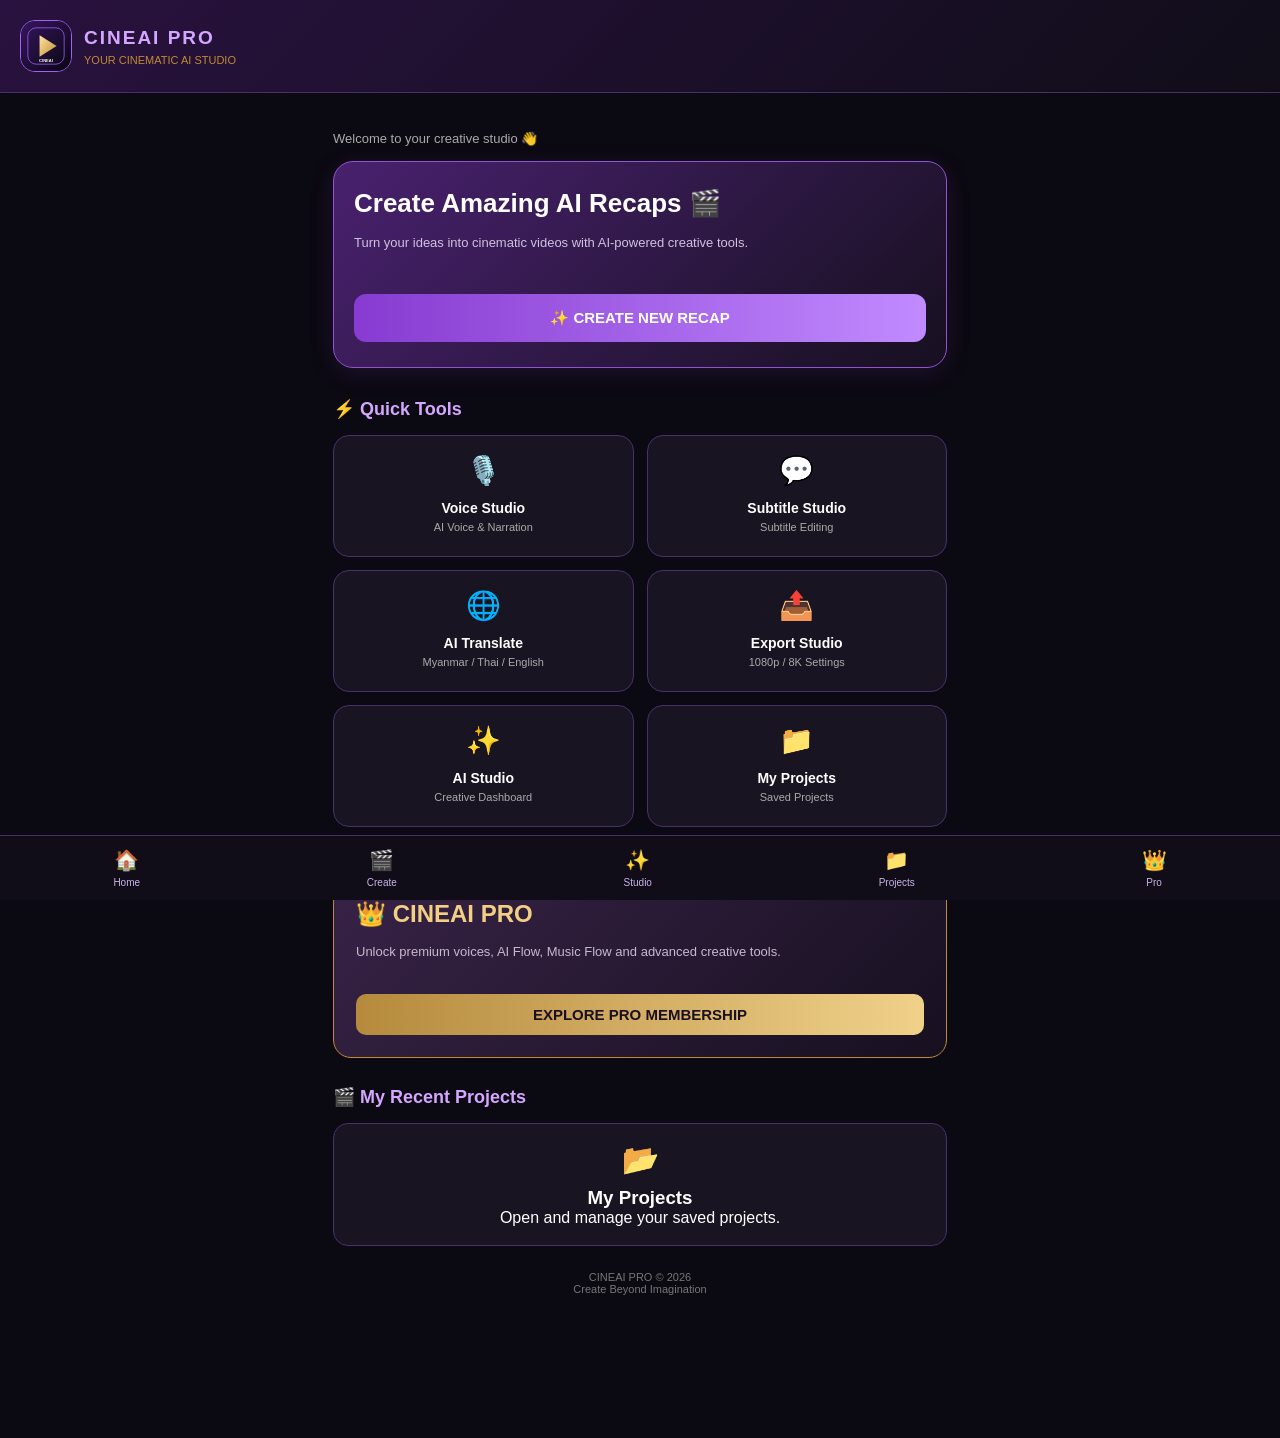
<file: index.html>
<!DOCTYPE html><html lang="en"><head>
  <meta charset="UTF-8">
  <meta name="viewport" content="width=device-width, initial-scale=1.0">  <title>CINEAI PRO</title>  <link rel="stylesheet" href="style.css">
  <link rel="manifest" href="manifest.json">  <meta name="theme-color" content="#100d18">
  <meta name="mobile-web-app-capable" content="yes">  <style>
    * {
      box-sizing: border-box;
    }

    body {
      margin: 0;
      padding-bottom: 100px;
      background: #0b0911;
      color: white;
      font-family: Arial, sans-serif;
    }

    .header {
      padding: 20px;
      background: linear-gradient(135deg, #29123f, #100d18);
      border-bottom: 1px solid #49306d;
    }

    .logo-area {
      display: flex;
      align-items: center;
      gap: 12px;
    }

    .logo-icon {
      width: 52px;
      height: 52px;
      border-radius: 15px;
      border: 1px solid #a65cff;
    }

    .logo-text h2 {
      margin: 0;
      color: #d5a6ff;
      letter-spacing: 2px;
    }

    .logo-text p {
      margin: 5px 0 0;
      font-size: 11px;
      color: #c18a35;
    }

    .container {
      padding: 18px;
    }

    .welcome {
      color: #aaa;
      font-size: 13px;
      margin-top: 20px;
    }

    .hero {
      margin-top: 15px;
      padding: 25px 20px;
      border-radius: 20px;
      background: linear-gradient(135deg, #49216f, #171020);
      border: 1px solid #9253d2;
      box-shadow: 0 5px 25px rgba(139, 65, 219, 0.15);
    }

    .hero h1 {
      font-size: 26px;
      line-height: 1.3;
    }

    .hero p {
      color: #d1c2df;
      font-size: 13px;
      line-height: 1.6;
    }

    .primary-btn {
      width: 100%;
      padding: 15px;
      margin-top: 15px;
      border: none;
      border-radius: 12px;
      color: white;
      font-weight: bold;
      font-size: 15px;
      background: linear-gradient(90deg, #873bd1, #c18aff);
    }

    .section-title {
      color: #d5a6ff;
      font-size: 18px;
      margin: 28px 0 15px;
    }

    .grid {
      display: grid;
      grid-template-columns: repeat(2, 1fr);
      gap: 13px;
    }

    .card {
      padding: 18px 12px;
      text-align: center;
      background: #191421;
      border: 1px solid #49306d;
      border-radius: 16px;
      cursor: pointer;
      transition: 0.2s;
    }

    .card:active {
      transform: scale(0.96);
    }

    .icon {
      font-size: 30px;
      margin-bottom: 10px;
    }

    .card h3 {
      font-size: 14px;
      margin: 5px 0;
    }

    .card p {
      color: #aaa;
      font-size: 11px;
      margin: 5px 0;
    }

    .pro-card {
      margin-top: 25px;
      padding: 22px;
      border-radius: 18px;
      background: linear-gradient(135deg, #392348, #171020);
      border: 1px solid #c18a35;
    }

    .pro-card h2 {
      color: #f2cf83;
    }

    .pro-card p {
      color: #c7b9d0;
      font-size: 13px;
    }

    .project-card {
      background: #191421;
      padding: 18px;
      border-radius: 15px;
      border: 1px solid #49306d;
      text-align: center;
    }

    .bottom-nav {
      position: fixed;
      bottom: 0;
      left: 0;
      width: 100%;
      display: flex;
      justify-content: space-around;
      background: #100d18;
      border-top: 1px solid #49306d;
      padding: 12px 0;
      z-index: 999;
    }

    .nav-item {
      display: flex;
      flex-direction: column;
      align-items: center;
      gap: 5px;
      color: #c9b5e8;
      text-decoration: none;
      font-size: 20px;
    }

    .nav-item small {
      font-size: 10px;
    }

    .footer {
      text-align: center;
      color: #777;
      font-size: 11px;
      padding: 25px 0;
    }
  </style></head><body>  <!-- HEADER -->  <header class="header"><div class="logo-area">

  <img src="icon.svg" class="logo-icon" alt="CINEAI Logo">

  <div class="logo-text">
    <h2>CINEAI PRO</h2>
    <p>YOUR CINEMATIC AI STUDIO</p>
  </div>

</div>

  </header>  <main class="container"><p class="welcome">Welcome to your creative studio 👋</p>

<!-- HERO -->

<section class="hero">

  <h1>Create Amazing AI Recaps 🎬</h1>

  <p>
    Turn your ideas into cinematic videos with
    AI-powered creative tools.
  </p>

  <button class="primary-btn" onclick="createRecap()">
    ✨ CREATE NEW RECAP
  </button>

</section>

<!-- QUICK TOOLS -->

<h2 class="section-title">⚡ Quick Tools</h2>

<div class="grid">

  <div class="card" onclick="openTool('Voice')">
    <div class="icon">🎙️</div>
    <h3>Voice Studio</h3>
    <p>AI Voice & Narration</p>
  </div>

  <div class="card" onclick="openTool('Subtitle')">
    <div class="icon">💬</div>
    <h3>Subtitle Studio</h3>
    <p>Subtitle Editing</p>
  </div>

  <div class="card" onclick="openTool('Translate')">
    <div class="icon">🌐</div>
    <h3>AI Translate</h3>
    <p>Myanmar / Thai / English</p>
  </div>

  <div class="card" onclick="openTool('Export')">
    <div class="icon">📤</div>
    <h3>Export Studio</h3>
    <p>1080p / 8K Settings</p>
  </div>

  <div class="card" onclick="openTool('Studio')">
    <div class="icon">✨</div>
    <h3>AI Studio</h3>
    <p>Creative Dashboard</p>
  </div>

  <div class="card" onclick="openTool('Projects')">
    <div class="icon">📁</div>
    <h3>My Projects</h3>
    <p>Saved Projects</p>
  </div>

</div>

<!-- PRO MEMBERSHIP -->

<section class="pro-card">

  <h2>👑 CINEAI PRO</h2>

  <p>
    Unlock premium voices, AI Flow,
    Music Flow and advanced creative tools.
  </p>

  <button class="primary-btn" onclick="openTool('Pro')">
    EXPLORE PRO MEMBERSHIP
  </button>

</section>

<!-- RECENT PROJECTS -->

<h2 class="section-title">🎬 My Recent Projects</h2>

<div class="project-card" onclick="openTool('Projects')">

  <div class="icon">📂</div>

  <h3>My Projects</h3>

  <p>Open and manage your saved projects.</p>

</div>

<div class="footer">
  CINEAI PRO © 2026<br>
  Create Beyond Imagination
</div>

  </main>  <!-- BOTTOM NAVIGATION -->  <nav class="bottom-nav"><a href="index.html" class="nav-item">
  <span>🏠</span>
  <small>Home</small>
</a>

<a href="create.html" class="nav-item">
  <span>🎬</span>
  <small>Create</small>
</a>

<a href="studio.html" class="nav-item">
  <span>✨</span>
  <small>Studio</small>
</a>

<a href="projects.html" class="nav-item">
  <span>📁</span>
  <small>Projects</small>
</a>

<a href="pro.html" class="nav-item">
  <span>👑</span>
  <small>Pro</small>
</a>

  </nav>  <!-- MAIN JAVASCRIPT -->  <script src="script.js"></script>  <!-- SERVICE WORKER -->  <script>
    if ("serviceWorker" in navigator) {

      window.addEventListener("load", function() {

        navigator.serviceWorker.register("./service-worker.js")
          .then(function() {
            console.log("CINEAI PRO Offline Ready");
          })
          .catch(function(error) {
            console.log("Service Worker Error:", error);
          });

      });

    }
  </script></body>
</html>
</file>
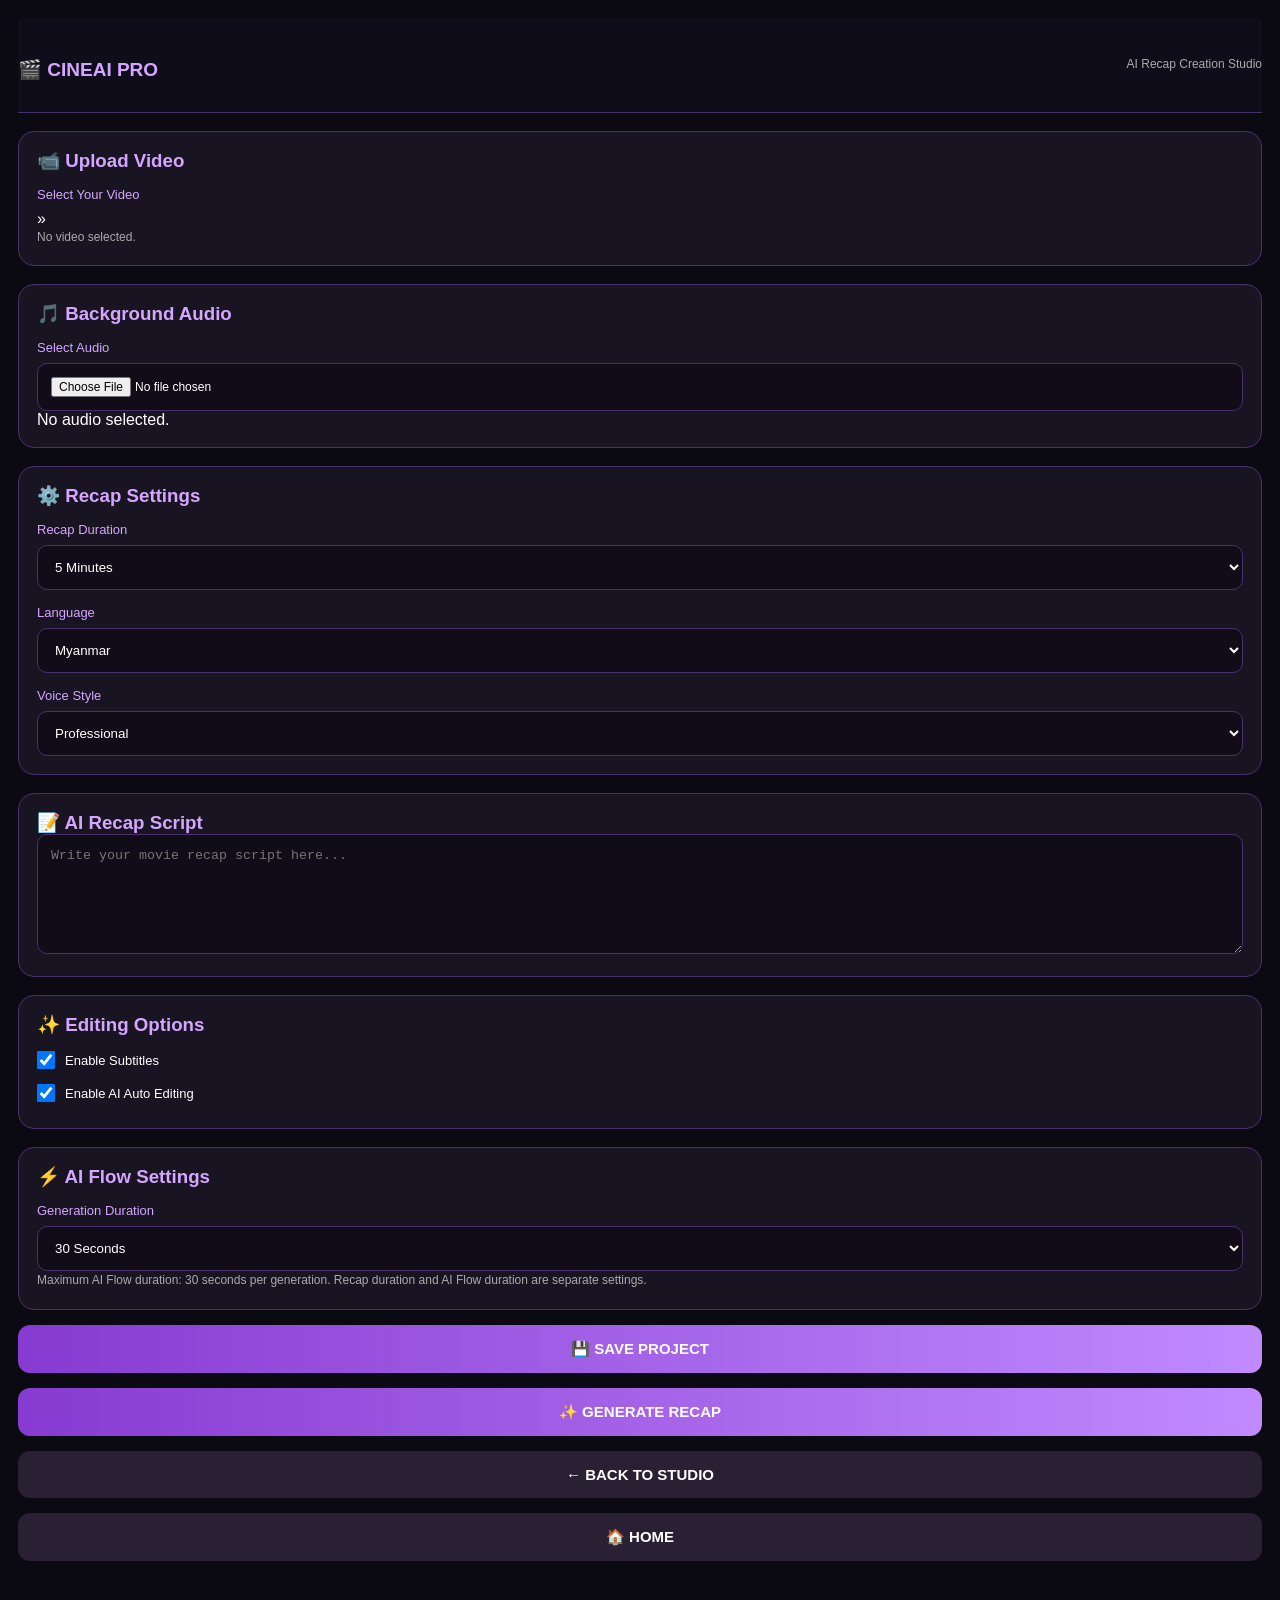
<file: create.htm>
<!DOCTYPE html><html lang="en"><head>
<meta charset="UTF-8">
<meta name="viewport" content="width=device-width, initial-scale=1.0"><title>Create Recap - CINEAI PRO</title><link rel="stylesheet" href="style.css"><meta name="theme-color" content="#100d18"><style>
* {
  box-sizing: border-box;
}

body {
  margin: 0;
  padding: 18px;
  padding-bottom: 100px;
  background: #0b0911;
  color: white;
  font-family: Arial, sans-serif;
}

.header {
  padding: 15px 0;
  border-bottom: 1px solid #49306d;
}

.header h2 {
  color: #d5a6ff;
}

.box {
  background: #191421;
  border: 1px solid #49306d;
  border-radius: 16px;
  padding: 18px;
  margin-top: 18px;
}

h3 {
  color: #d5a6ff;
  margin-top: 0;
}

label {
  display: block;
  margin: 15px 0 8px;
  color: #d5a6ff;
  font-size: 13px;
}

input:not([type="checkbox"]),
select,
textarea {
  width: 100%;
  padding: 13px;
  border-radius: 10px;
  border: 1px solid #49306d;
  background: #100d18;
  color: white;
  outline: none;
}

input[type="file"] {
  font-size: 12px;
}

textarea {
  min-height: 120px;
  resize: vertical;
}

button {
  width: 100%;
  padding: 15px;
  margin-top: 15px;
  border: none;
  border-radius: 12px;
  background: linear-gradient(90deg,#873bd1,#c18aff);
  color: white;
  font-size: 15px;
  font-weight: bold;
}

.back-btn {
  background: #292033;
}

.note {
  color: #aaa;
  font-size: 12px;
  line-height: 1.6;
}

video {
  width: 100%;
  background: #000;
  border-radius: 12px;
  margin-top: 12px;
}

.check-row {
  display: flex;
  align-items: center;
  gap: 10px;
  margin-top: 15px;
  color: white;
}

.check-row input {
  width: 18px;
  height: 18px;
}

.status {
  color: #d5a6ff;
  text-align: center;
  margin-top: 18px;
  font-size: 13px;
}
</style></head><body><header class="header">
  <h2>🎬 CINEAI PRO</h2>
  <p class="note">AI Recap Creation Studio</p>
</header><!-- VIDEO UPLOAD --><div class="box"><h3>📹 Upload Video</h3><label>Select Your Video</label>

<input
type="file"
id="videoFile"
accept="video/*"

«»

<video
id="videoPreview"
controls
playsinline
hidden

«</video>»

<p id="videoInfo" class="note">
  No video selected.
</p></div><!-- AUDIO UPLOAD --><div class="box"><h3>🎵 Background Audio</h3><label>Select Audio</label>

<input
type="file"
id="audioFile"
accept="audio/*"

«»

<p id="audioInfo" class="note">
  No audio selected.
</p></div><!-- RECAP SETTINGS --><div class="box"><h3>⚙️ Recap Settings</h3><label>Recap Duration</label>

<select id="length">
  <option value="1">1 Minute</option>
  <option value="3">3 Minutes</option>
  <option value="5" selected>5 Minutes</option>
  <option value="10">10 Minutes</option>
  <option value="15">15 Minutes</option>
  <option value="20">20 Minutes</option>
  <option value="25">25 Minutes</option>
  <option value="30">30 Minutes</option>
</select><label>Language</label>

<select id="language">
  <option value="Myanmar">Myanmar</option>
  <option value="Thai">Thai</option>
  <option value="English">English</option>
</select><label>Voice Style</label>

<select id="voiceStyle">
  <option value="Professional">Professional</option>
  <option value="Cinematic">Cinematic</option>
  <option value="Emotional">Emotional</option>
  <option value="Deep">Deep Voice</option>
  <option value="Natural">Natural</option>
</select></div><!-- SCRIPT --><div class="box"><h3>📝 AI Recap Script</h3><textarea
  id="script"
  placeholder="Write your movie recap script here..."
></textarea></div><!-- EDITING --><div class="box"><h3>✨ Editing Options</h3><label class="check-row">
  <input type="checkbox" id="subToggle" checked>
  Enable Subtitles
</label><label class="check-row">
  <input type="checkbox" id="autoEdit" checked>
  Enable AI Auto Editing
</label></div><!-- AI FLOW --><div class="box"><h3>⚡ AI Flow Settings</h3><label>Generation Duration</label>

<select id="flowDuration">
  <option value="5">5 Seconds</option>
  <option value="10">10 Seconds</option>
  <option value="15">15 Seconds</option>
  <option value="20">20 Seconds</option>
  <option value="25">25 Seconds</option>
  <option value="30" selected>30 Seconds</option>
</select><p class="note">
Maximum AI Flow duration: 30 seconds per generation.
Recap duration and AI Flow duration are separate settings.
</p></div><!-- BUTTONS --><button onclick="saveProject()">
💾 SAVE PROJECT
</button><button onclick="generateRecap()">
✨ GENERATE RECAP
</button><button class="back-btn" onclick="location.href='studio.html'">
← BACK TO STUDIO
</button><button class="back-btn" onclick="location.href='index.html'">
🏠 HOME
</button><p id="status" class="status"></p><script>

let currentVideoURL = null;

const videoInput = document.getElementById("videoFile");

videoInput.addEventListener("change", function() {

  const file = this.files[0];

  if (!file) return;

  if (currentVideoURL) {
    URL.revokeObjectURL(currentVideoURL);
  }

  currentVideoURL = URL.createObjectURL(file);

  const preview = document.getElementById("videoPreview");

  preview.src = currentVideoURL;
  preview.hidden = false;

  document.getElementById("videoInfo").innerText =
    "Video: " + file.name +
    " | " +
    (file.size / 1024 / 1024).toFixed(2) + " MB";

});

document.getElementById("audioFile")
.addEventListener("change", function() {

  const file = this.files[0];

  if (!file) return;

  document.getElementById("audioInfo").innerText =
    "Audio: " + file.name;

});

function getSettings() {

  return {

    length: document.getElementById("length").value,

    language: document.getElementById("language").value,

    voice: document.getElementById("voiceStyle").value,

    script: document.getElementById("script").value,

    subtitle: document.getElementById("subToggle").checked,

    autoEdit: document.getElementById("autoEdit").checked,

    flowDuration: document.getElementById("flowDuration").value

  };

}

function saveProject() {

  const settings = getSettings();

  localStorage.setItem(
    "recapSettings",
    JSON.stringify(settings)
  );

  document.getElementById("status").innerText =
    "✅ Project settings saved successfully!";

}

function generateRecap() {

  saveProject();

  const file = document.getElementById("videoFile").files[0];

  if (!file) {

    document.getElementById("status").innerText =
      "Please select a video first.";

    return;

  }

  document.getElementById("status").innerText =
    "Settings saved. AI Generation API is not connected yet.";

}

function loadSettings() {

  const settings = JSON.parse(
    localStorage.getItem("recapSettings") || "null"
  );

  if (!settings) return;

  document.getElementById("length").value =
    settings.length || "5";

  document.getElementById("language").value =
    settings.language || "Myanmar";

  document.getElementById("voiceStyle").value =
    settings.voice || "Professional";

  document.getElementById("script").value =
    settings.script || "";

  document.getElementById("subToggle").checked =
    settings.subtitle !== false;

  document.getElementById("autoEdit").checked =
    settings.autoEdit !== false;

  document.getElementById("flowDuration").value =
    settings.flowDuration || "30";

}

window.addEventListener(
  "DOMContentLoaded",
  loadSettings
);

</script></body>
</html>
</file>
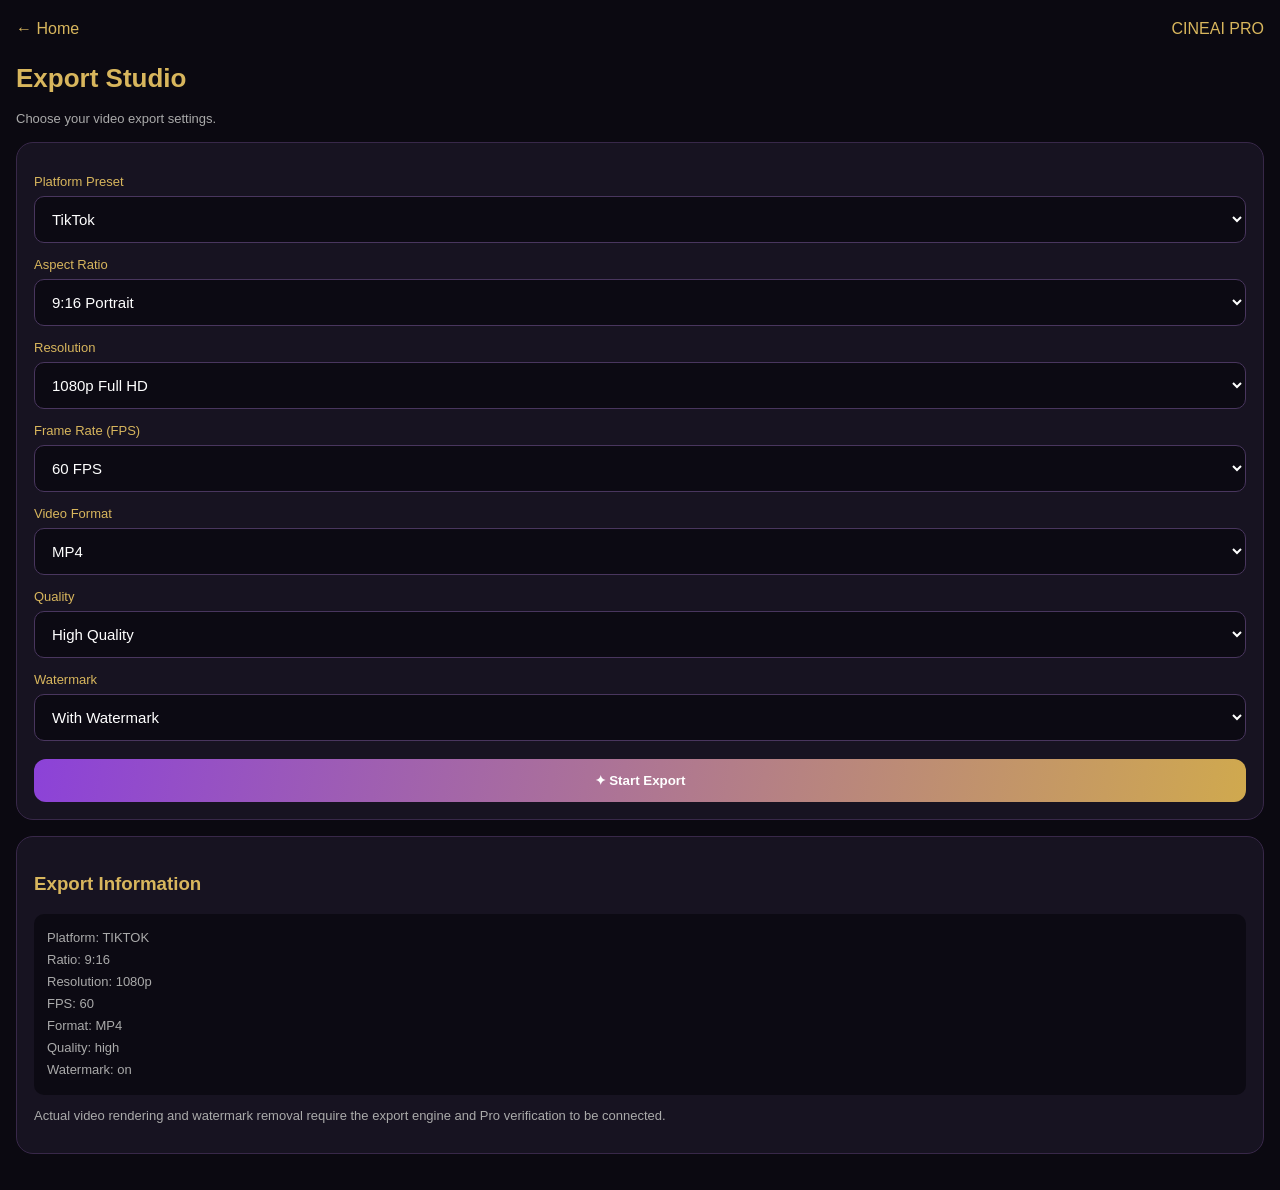
<file: export.htm>
<!DOCTYPE html><html lang="en">
<head>
<meta charset="UTF-8">
<meta name="viewport" content="width=device-width, initial-scale=1.0">
<title>CINEAI PRO - Export Studio</title>
<style>
*{box-sizing:border-box}
body{margin:0;padding:20px 16px;background:#0b0911;color:white;font-family:Arial,sans-serif}
header{display:flex;justify-content:space-between;margin-bottom:25px}
a{color:#d8b65d;text-decoration:none}
h1{color:#d8b65d;font-size:26px}
p{color:#aaa;font-size:13px}
.card{background:#171321;border:1px solid #382849;border-radius:17px;padding:17px;margin:16px 0}
label{display:block;color:#d8b65d;font-size:13px;margin:14px 0 7px}
select,input{width:100%;padding:13px;background:#0c0a13;color:white;border:1px solid #49365e;border-radius:10px;font-size:15px}
button{border:0;border-radius:12px;padding:14px;font-weight:bold;cursor:pointer}
.primary{width:100%;margin-top:18px;background:linear-gradient(100deg,#8c42d8,#d0a94e);color:white}
.info{background:#0c0a13;border-radius:10px;padding:13px;color:#aaa;font-size:13px;line-height:1.7}
</style>
</head>
<body><header>
<a href="index.html">← Home</a>
<span style="color:#d8b65d">CINEAI PRO</span>
</header><h1>Export Studio</h1>
<p>Choose your video export settings.</p><div class="card"><label>Platform Preset</label>
<select id="platform" onchange="setPreset()">

<option value="tiktok">TikTok</option>
<option value="shorts">YouTube Shorts</option>
<option value="reels">Facebook / Instagram Reels</option>
<option value="youtube">YouTube Video</option>
<option value="custom">Custom</option>
</select><label>Aspect Ratio</label>
<select id="ratio">

<option value="9:16">9:16 Portrait</option>
<option value="16:9">16:9 Landscape</option>
<option value="1:1">1:1 Square</option>
<option value="4:5">4:5 Portrait</option>
</select><label>Resolution</label>
<select id="resolution">

<option value="720p">720p HD</option>
<option value="1080p" selected>1080p Full HD</option>
<option value="4K">4K Ultra HD</option>
<option value="8K">8K Ultra HD</option>
</select><label>Frame Rate (FPS)</label>
<select id="fps">

<option value="30">30 FPS</option>
<option value="60" selected>60 FPS</option>
<option value="120">120 FPS</option>
</select><label>Video Format</label>
<select id="format">

<option value="MP4">MP4</option>
<option value="MOV">MOV</option>
<option value="WEBM">WEBM</option>
</select><label>Quality</label>
<select id="quality">

<option value="standard">Standard</option>
<option value="high" selected>High Quality</option>
<option value="maximum">Maximum Quality</option>
</select><label>Watermark</label>
<select id="watermark">

<option value="on">With Watermark</option>
<option value="off">No Watermark (Pro)</option>
</select><button class="primary" onclick="startExport()">✦ Start Export</button>

</div><div class="card">
<h3 style="color:#d8b65d">Export Information</h3>
<div class="info" id="info">
Platform: TikTok<br>
Ratio: 9:16<br>
Resolution: 1080p<br>
FPS: 60
</div>
<p>Actual video rendering and watermark removal require the export engine and Pro verification to be connected.</p>
</div><script>
function setPreset(){
 const platform=document.getElementById("platform").value;
 const ratio=document.getElementById("ratio");

 if(platform==="tiktok" || platform==="shorts" || platform==="reels"){
  ratio.value="9:16";
 }else if(platform==="youtube"){
  ratio.value="16:9";
 }
 updateInfo();
}

function updateInfo(){
 const values={
  platform:document.getElementById("platform").value,
  ratio:document.getElementById("ratio").value,
  resolution:document.getElementById("resolution").value,
  fps:document.getElementById("fps").value,
  format:document.getElementById("format").value,
  quality:document.getElementById("quality").value,
  watermark:document.getElementById("watermark").value
 };

 document.getElementById("info").innerHTML=
 "Platform: "+values.platform.toUpperCase()+"<br>"+
 "Ratio: "+values.ratio+"<br>"+
 "Resolution: "+values.resolution+"<br>"+
 "FPS: "+values.fps+"<br>"+
 "Format: "+values.format+"<br>"+
 "Quality: "+values.quality+"<br>"+
 "Watermark: "+values.watermark;

 return values;
}

function startExport(){
 const settings=updateInfo();

 localStorage.setItem("cineaiExport",JSON.stringify(settings));

 alert("Export settings saved!\\n\\nActual video rendering engine is not connected yet.");
}

document.querySelectorAll("select").forEach(el=>{
 el.addEventListener("change",updateInfo);
});

updateInfo();
</script></body>
</html>
</file>
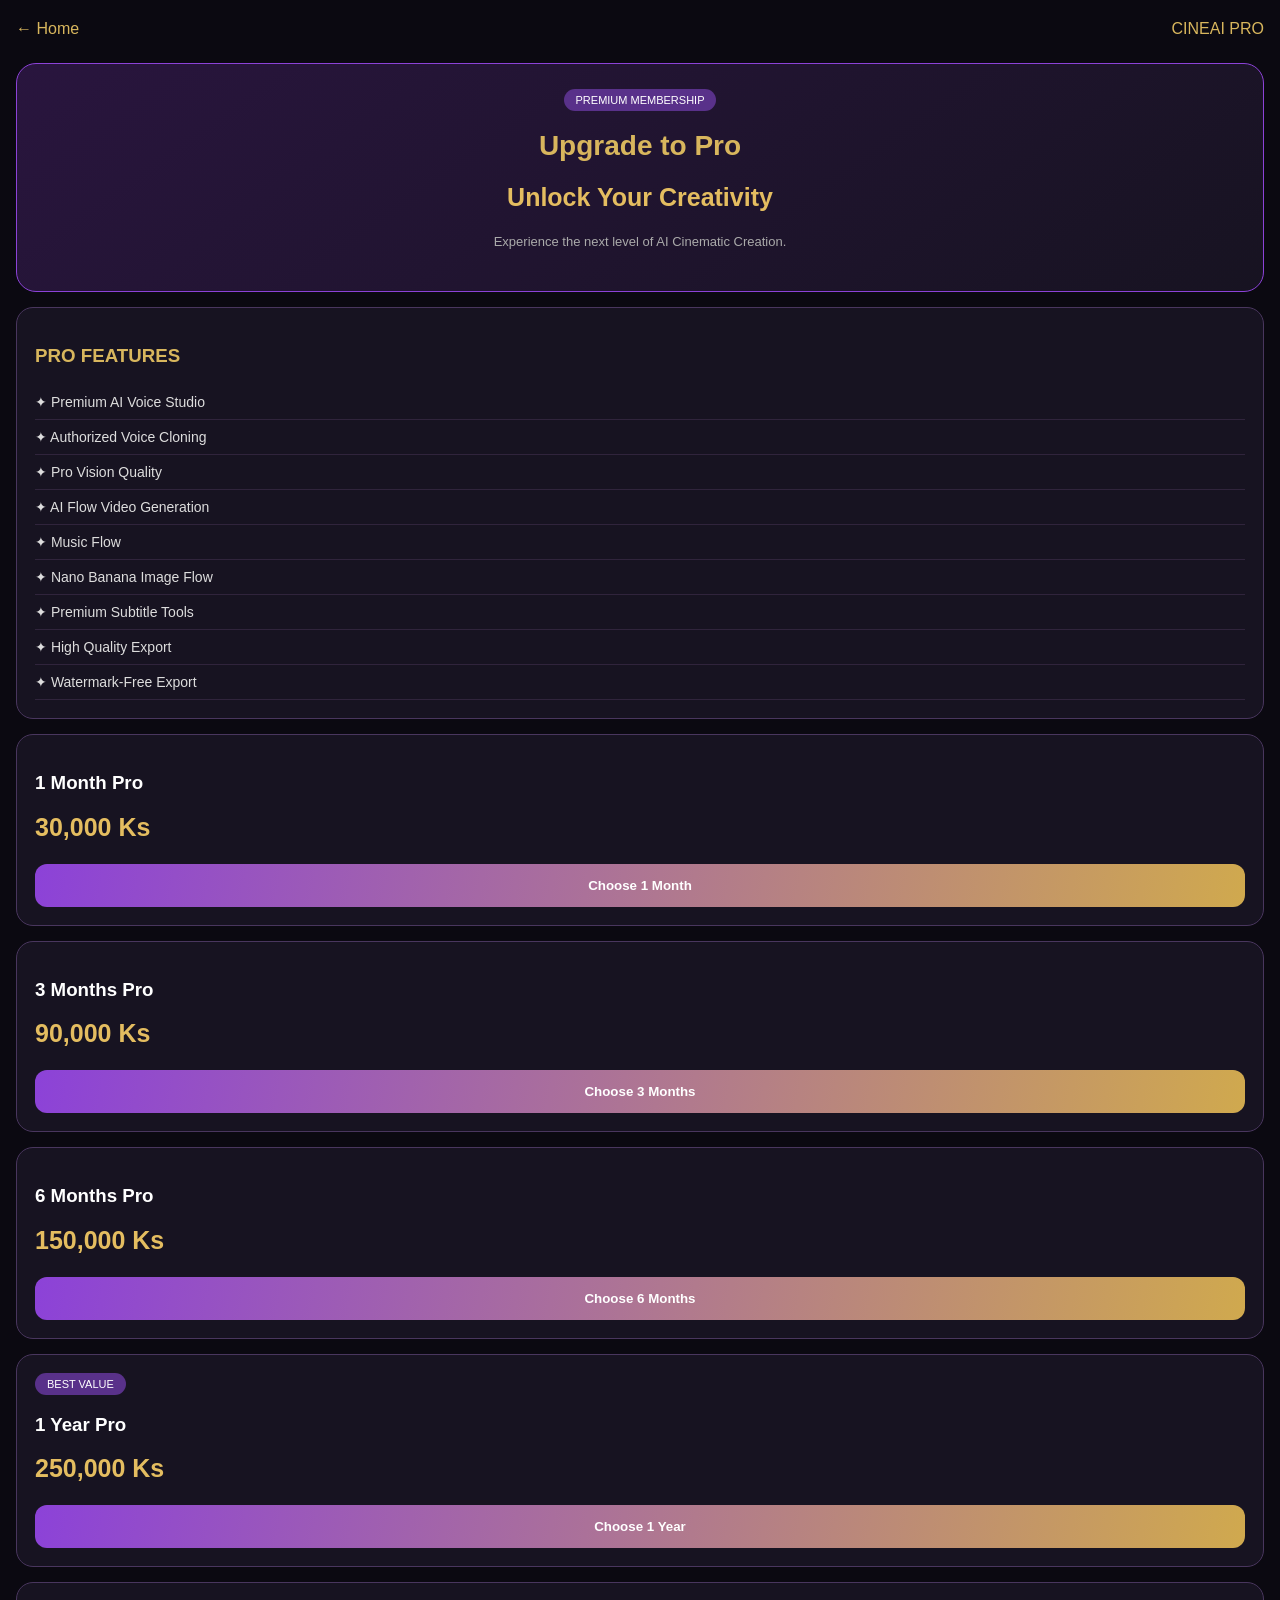
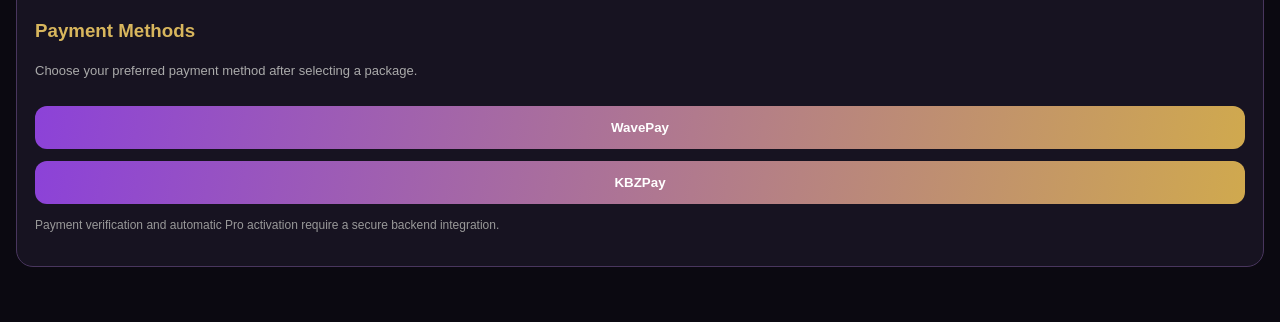
<file: pro.htm>
<!DOCTYPE html><html lang="en">
<head>
<meta charset="UTF-8">
<meta name="viewport" content="width=device-width, initial-scale=1.0">
<title>CINEAI PRO - Membership</title>
<style>
*{box-sizing:border-box}
body{margin:0;padding:20px 16px 40px;background:#0b0911;color:white;font-family:Arial,sans-serif}
header{display:flex;justify-content:space-between;margin-bottom:25px}
a{color:#d8b65d;text-decoration:none}
h1{color:#d8b65d;font-size:28px}
p{color:#aaa;font-size:13px;line-height:1.6}
.hero{text-align:center;padding:25px 15px;background:linear-gradient(145deg,#29153e,#171321);border:1px solid #8c42d8;border-radius:20px}
.hero h2{color:#e4bd60;font-size:25px}
.card{background:#171321;border:1px solid #49365e;border-radius:17px;padding:18px;margin:15px 0}
.price{font-size:25px;color:#e4bd60;font-weight:bold;margin:10px 0}
button{width:100%;padding:14px;border:0;border-radius:12px;background:linear-gradient(100deg,#8c42d8,#d0a94e);color:white;font-weight:bold;margin-top:12px;cursor:pointer}
.feature{padding:9px 0;border-bottom:1px solid #30243c;color:#ddd;font-size:14px}
.badge{display:inline-block;background:#59318a;color:#fff;padding:5px 12px;border-radius:20px;font-size:11px}
.note{font-size:12px;color:#999}
</style>
</head>
<body><header>
<a href="index.html">← Home</a>
<span style="color:#d8b65d">CINEAI PRO</span>
</header><div class="hero">
<span class="badge">PREMIUM MEMBERSHIP</span>
<h1>Upgrade to Pro</h1>
<h2>Unlock Your Creativity</h2>
<p>Experience the next level of AI Cinematic Creation.</p>
</div><div class="card">
<h3 style="color:#d8b65d">PRO FEATURES</h3>
<div class="feature">✦ Premium AI Voice Studio</div>
<div class="feature">✦ Authorized Voice Cloning</div>
<div class="feature">✦ Pro Vision Quality</div>
<div class="feature">✦ AI Flow Video Generation</div>
<div class="feature">✦ Music Flow</div>
<div class="feature">✦ Nano Banana Image Flow</div>
<div class="feature">✦ Premium Subtitle Tools</div>
<div class="feature">✦ High Quality Export</div>
<div class="feature">✦ Watermark-Free Export</div>
</div><div class="card">
<h3>1 Month Pro</h3>
<div class="price">30,000 Ks</div>
<button onclick="selectPlan('1 Month',30000)">Choose 1 Month</button>
</div><div class="card">
<h3>3 Months Pro</h3>
<div class="price">90,000 Ks</div>
<button onclick="selectPlan('3 Months',90000)">Choose 3 Months</button>
</div><div class="card">
<h3>6 Months Pro</h3>
<div class="price">150,000 Ks</div>
<button onclick="selectPlan('6 Months',150000)">Choose 6 Months</button>
</div><div class="card">
<span class="badge">BEST VALUE</span>
<h3>1 Year Pro</h3>
<div class="price">250,000 Ks</div>
<button onclick="selectPlan('1 Year',250000)">Choose 1 Year</button>
</div><div class="card">
<h3 style="color:#d8b65d">Payment Methods</h3>
<p>Choose your preferred payment method after selecting a package.</p>
<button onclick="payment('WavePay')">WavePay</button>
<button onclick="payment('KBZPay')">KBZPay</button>
<p class="note">Payment verification and automatic Pro activation require a secure backend integration.</p>
</div><script>
let selectedPlan=null;

function selectPlan(name,price){
 selectedPlan={name:name,price:price};
 localStorage.setItem("pendingPayment",JSON.stringify({
  plan:name,
  price:price,
  status:"pending"
 }));
 alert("Selected: "+name+"\nPrice: "+price.toLocaleString()+" Ks\n\nအောက်မှာ Payment Method ရွေးပါ။");
}

function payment(method){
 if(!selectedPlan){
  alert("အရင်ဆုံး Pro Package ရွေးပါ။");
  return;
 }

 const paymentData={
  plan:selectedPlan.name,
  price:selectedPlan.price,
  method:method,
  status:"pending",
  createdAt:new Date().toISOString()
 };

 localStorage.setItem("pendingPayment",JSON.stringify(paymentData));

 alert(
  "Payment Method: "+method+
  "\nPackage: "+selectedPlan.name+
  "\nAmount: "+selectedPlan.price.toLocaleString()+" Ks"+
  "\n\nPayment system ချိတ်ဆက်ရန် လိုအပ်ပါသေးတယ်။"
 );
}
</script></body>
</html>
</file>
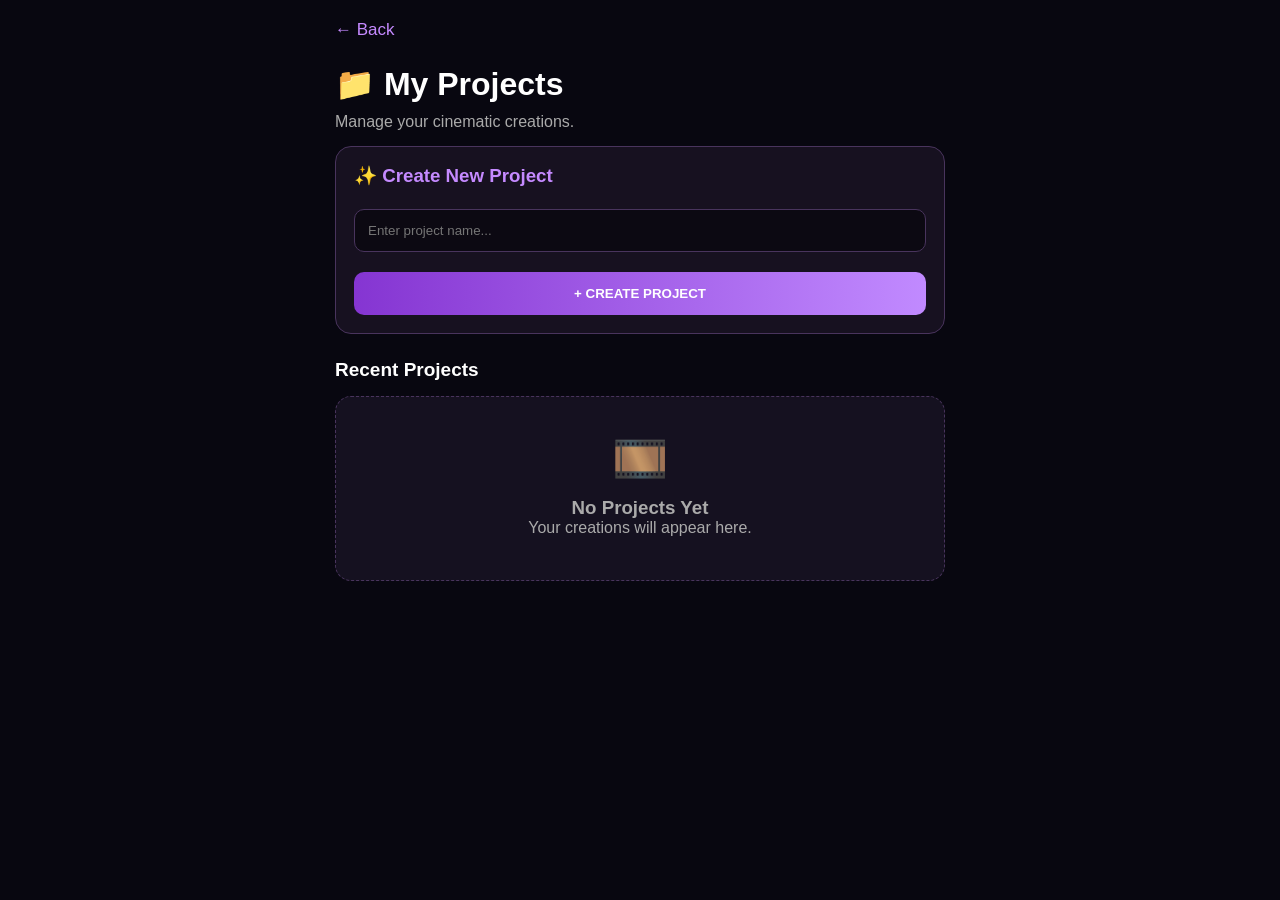
<file: projects.htm>
<!DOCTYPE html><html lang="en">
<head>
<meta charset="UTF-8">
<meta name="viewport" content="width=device-width, initial-scale=1.0">
<title>My Projects - AI Recap Pro</title>
<link rel="stylesheet" href="style.css"><style>
.container {
    padding:20px;
    max-width:650px;
    margin:auto;
}

.back {
    background:none;
    border:none;
    color:#c58aff;
    font-size:17px;
    margin-bottom:25px;
}

.box {
    background:#171120;
    border:1px solid #49345d;
    border-radius:16px;
    padding:18px;
    margin:15px 0;
}

.box h3 {
    color:#c58aff;
    margin-bottom:12px;
}

input {
    width:100%;
    padding:13px;
    border-radius:10px;
    background:#0c0912;
    border:1px solid #49345d;
    color:white;
    margin:10px 0;
}

.action {
    width:100%;
    padding:14px;
    border:0;
    border-radius:10px;
    background:linear-gradient(90deg,#8535d2,#c18aff);
    color:white;
    font-weight:bold;
    margin-top:10px;
}

.project {
    background:#151120;
    border:1px solid #49345d;
    border-radius:15px;
    padding:17px;
    margin:15px 0;
}

.project h3 {
    color:#e4bb68;
    margin-bottom:10px;
}

.project p {
    color:#aaa;
    font-size:12px;
    margin:6px 0;
}

.project button {
    padding:10px;
    border:0;
    border-radius:8px;
    margin:8px 4px 0 0;
}

.edit {
    background:#8535d2;
    color:white;
}

.delete {
    background:#8e2525;
    color:white;
}

.empty {
    text-align:center;
    padding:35px 10px;
    color:#aaa;
}

</style></head><body><div class="container"><button class="back" onclick="history.back()">← Back</button>

<h1>📁 My Projects</h1><p style="color:#aaa;margin-top:10px">
Manage your cinematic creations.
</p><div class="box"><h3>✨ Create New Project</h3><input type="text" id="projectName"
placeholder="Enter project name...">

<button class="action" onclick="createProject()">
+ CREATE PROJECT
</button></div><h2 style="margin:25px 0 15px">Recent Projects</h2><div id="projectList"></div></div><script>

function getProjects() {

return JSON.parse(
localStorage.getItem("myProjects") || "[]"
);

}

function saveProjects(data) {

localStorage.setItem(
"myProjects",
JSON.stringify(data)
);

}

function createProject() {

let name = document
.getElementById("projectName")
.value.trim();

if(!name) {
alert("Please enter project name!");
return;
}

let projects = getProjects();

let project = {
id:Date.now(),
name:name,
language:"Myanmar",
duration:"Not generated",
lastEdited:new Date().toLocaleString(),
status:"Draft"
};

projects.unshift(project);

saveProjects(projects);

document.getElementById("projectName").value = "";

renderProjects();

}

function renderProjects() {

let projects = getProjects();

let list = document.getElementById("projectList");

if(projects.length === 0) {

list.innerHTML = `
<div class="empty">
<div style="font-size:45px">🎞️</div>
<h3>No Projects Yet</h3>
<p>Your creations will appear here.</p>
</div>
`;

return;

}

list.innerHTML = projects.map(p => `

<div class="project">

<h3>🎬 ${escapeHTML(p.name)}</h3>

<p>🌐 Language: ${escapeHTML(p.language)}</p>
<p>⏱️ Duration: ${escapeHTML(p.duration)}</p>
<p>📅 Last Edited: ${escapeHTML(p.lastEdited)}</p>
<p>📌 Status: ${escapeHTML(p.status)}</p>

<button class="edit"
onclick="editProject(${p.id})">
✏️ Edit
</button>

<button class="delete"
onclick="deleteProject(${p.id})">
🗑️ Delete
</button>

</div>

`).join("");

}

function editProject(id) {

let projects = getProjects();

let project = projects.find(p => p.id === id);

if(!project) return;

localStorage.setItem(
"currentProject",
JSON.stringify(project)
);

window.location.href = "create.html";

}

function deleteProject(id) {

if(!confirm("Delete this project?")) return;

let projects = getProjects().filter(
p => p.id !== id
);

saveProjects(projects);

renderProjects();

}

function escapeHTML(text) {

return String(text).replace(/[&<>"']/g, function(c) {
return {
'&':'&amp;',
'<':'&lt;',
'>':'&gt;',
'"':'&quot;',
"'":'&#39;'
}[c];
});

}

renderProjects();

</script></body>
</html>
</file>
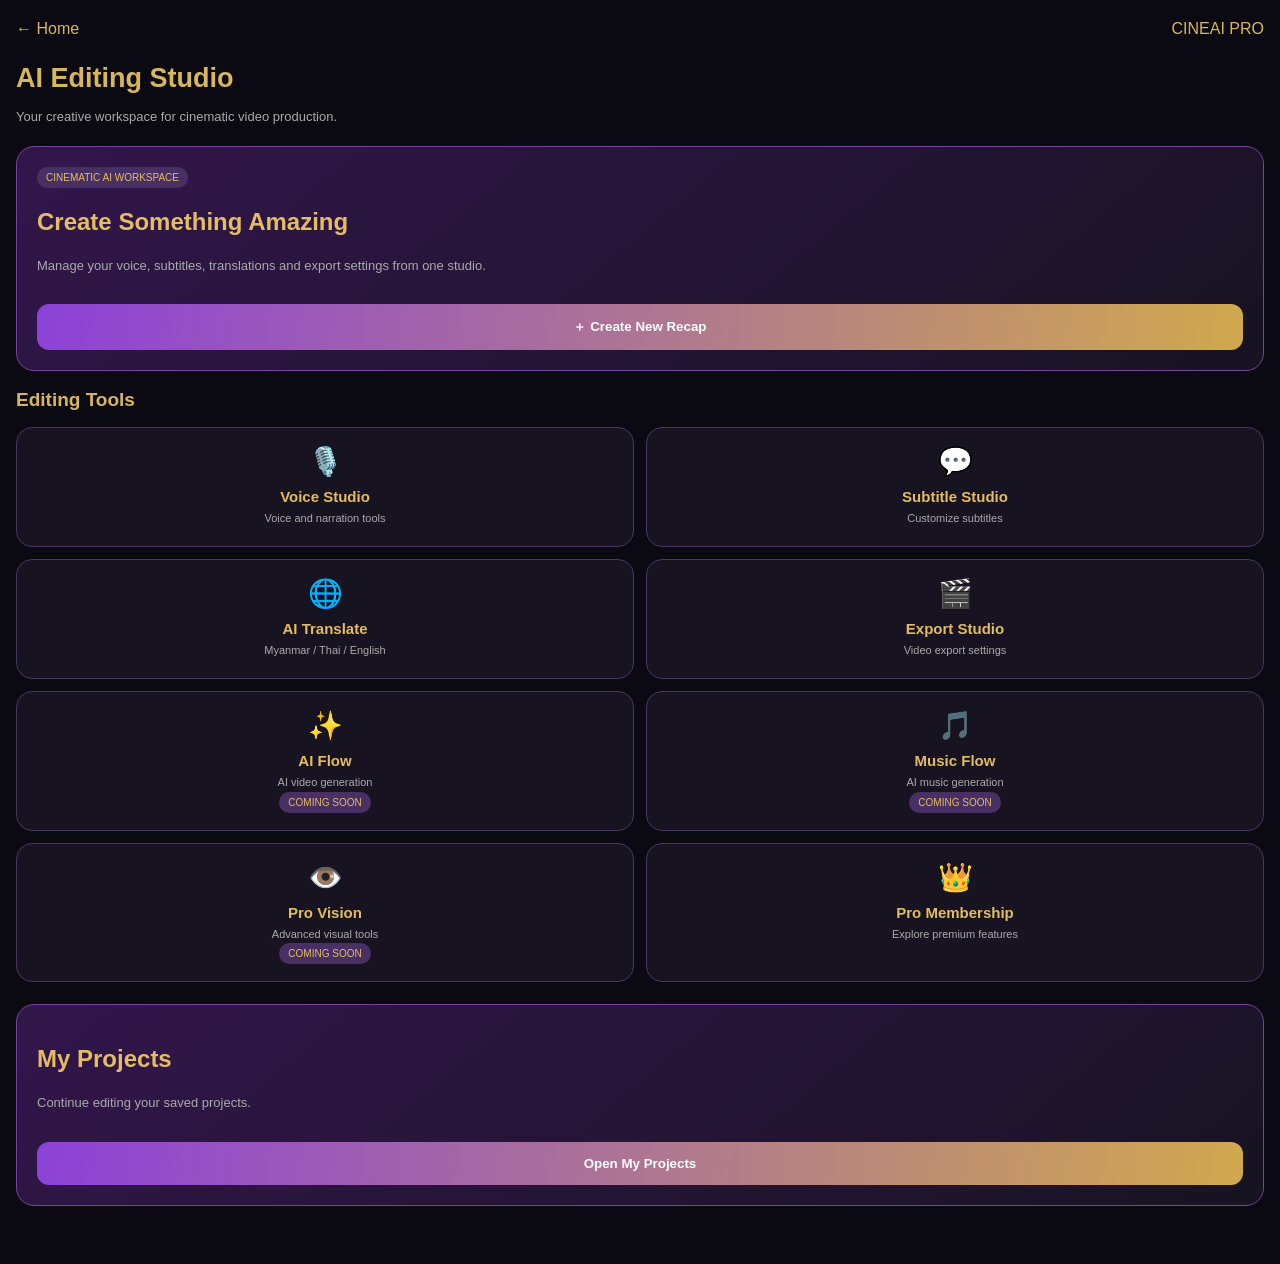
<file: studio.htm>
<!DOCTYPE html><html lang="en">
<head>
<meta charset="UTF-8">
<meta name="viewport" content="width=device-width, initial-scale=1.0">
<title>CINEAI PRO - AI Editing Studio</title>
<style>
*{box-sizing:border-box}
body{margin:0;padding:20px 16px 40px;background:#0b0911;color:white;font-family:Arial,sans-serif}
header{display:flex;justify-content:space-between;align-items:center;margin-bottom:25px}
a{color:#d8b65d;text-decoration:none}
h1{color:#d8b65d;font-size:27px;margin-bottom:5px}
p{color:#aaa;font-size:13px;line-height:1.6}
.hero{background:linear-gradient(140deg,#32164b,#171321);border:1px solid #7544a0;border-radius:18px;padding:20px;margin:18px 0}
.hero h2{color:#e2bd63}
.grid{display:grid;grid-template-columns:1fr 1fr;gap:12px}
.tool{background:#171321;border:1px solid #49365e;border-radius:16px;padding:17px 12px;min-height:120px;text-align:center;cursor:pointer}
.tool .icon{font-size:28px}
.tool h3{font-size:15px;margin:10px 0 5px;color:#e4bd60}
.tool p{font-size:11px;margin:0}
button{width:100%;padding:14px;border:0;border-radius:12px;background:linear-gradient(100deg,#8c42d8,#d0a94e);color:white;font-weight:bold;margin-top:15px}
.badge{display:inline-block;background:#493064;color:#e4bd60;padding:5px 9px;border-radius:20px;font-size:10px}
</style>
</head>
<body><header>
<a href="index.html">← Home</a>
<span style="color:#d8b65d">CINEAI PRO</span>
</header><h1>AI Editing Studio</h1>
<p>Your creative workspace for cinematic video production.</p><div class="hero">
<span class="badge">CINEMATIC AI WORKSPACE</span>
<h2>Create Something Amazing</h2>
<p>Manage your voice, subtitles, translations and export settings from one studio.</p>
<button onclick="location.href='create.html'">＋ Create New Recap</button>
</div><h2 style="color:#d8b65d;font-size:19px">Editing Tools</h2><div class="grid"><div class="tool" onclick="location.href='voice.html'">
<div class="icon">🎙️</div>
<h3>Voice Studio</h3>
<p>Voice and narration tools</p>
</div><div class="tool" onclick="location.href='subtitle.html'">
<div class="icon">💬</div>
<h3>Subtitle Studio</h3>
<p>Customize subtitles</p>
</div><div class="tool" onclick="location.href='translate.html'">
<div class="icon">🌐</div>
<h3>AI Translate</h3>
<p>Myanmar / Thai / English</p>
</div><div class="tool" onclick="location.href='export.html'">
<div class="icon">🎬</div>
<h3>Export Studio</h3>
<p>Video export settings</p>
</div><div class="tool" onclick="comingSoon('AI Flow')">
<div class="icon">✨</div>
<h3>AI Flow</h3>
<p>AI video generation</p>
<span class="badge">COMING SOON</span>
</div><div class="tool" onclick="comingSoon('Music Flow')">
<div class="icon">🎵</div>
<h3>Music Flow</h3>
<p>AI music generation</p>
<span class="badge">COMING SOON</span>
</div><div class="tool" onclick="comingSoon('Pro Vision')">
<div class="icon">👁️</div>
<h3>Pro Vision</h3>
<p>Advanced visual tools</p>
<span class="badge">COMING SOON</span>
</div><div class="tool" onclick="location.href='pro.html'">
<div class="icon">👑</div>
<h3>Pro Membership</h3>
<p>Explore premium features</p>
</div></div><div class="hero" style="margin-top:22px">
<h2>My Projects</h2>
<p>Continue editing your saved projects.</p>
<button onclick="location.href='projects.html'">Open My Projects</button>
</div><script>
function comingSoon(name){
 alert(name+" ကို အသုံးပြုနိုင်ရန် AI Backend/API ချိတ်ဆက်ရန် လိုအပ်ပါတယ်။");
}
</script></body>
</html>
</file>
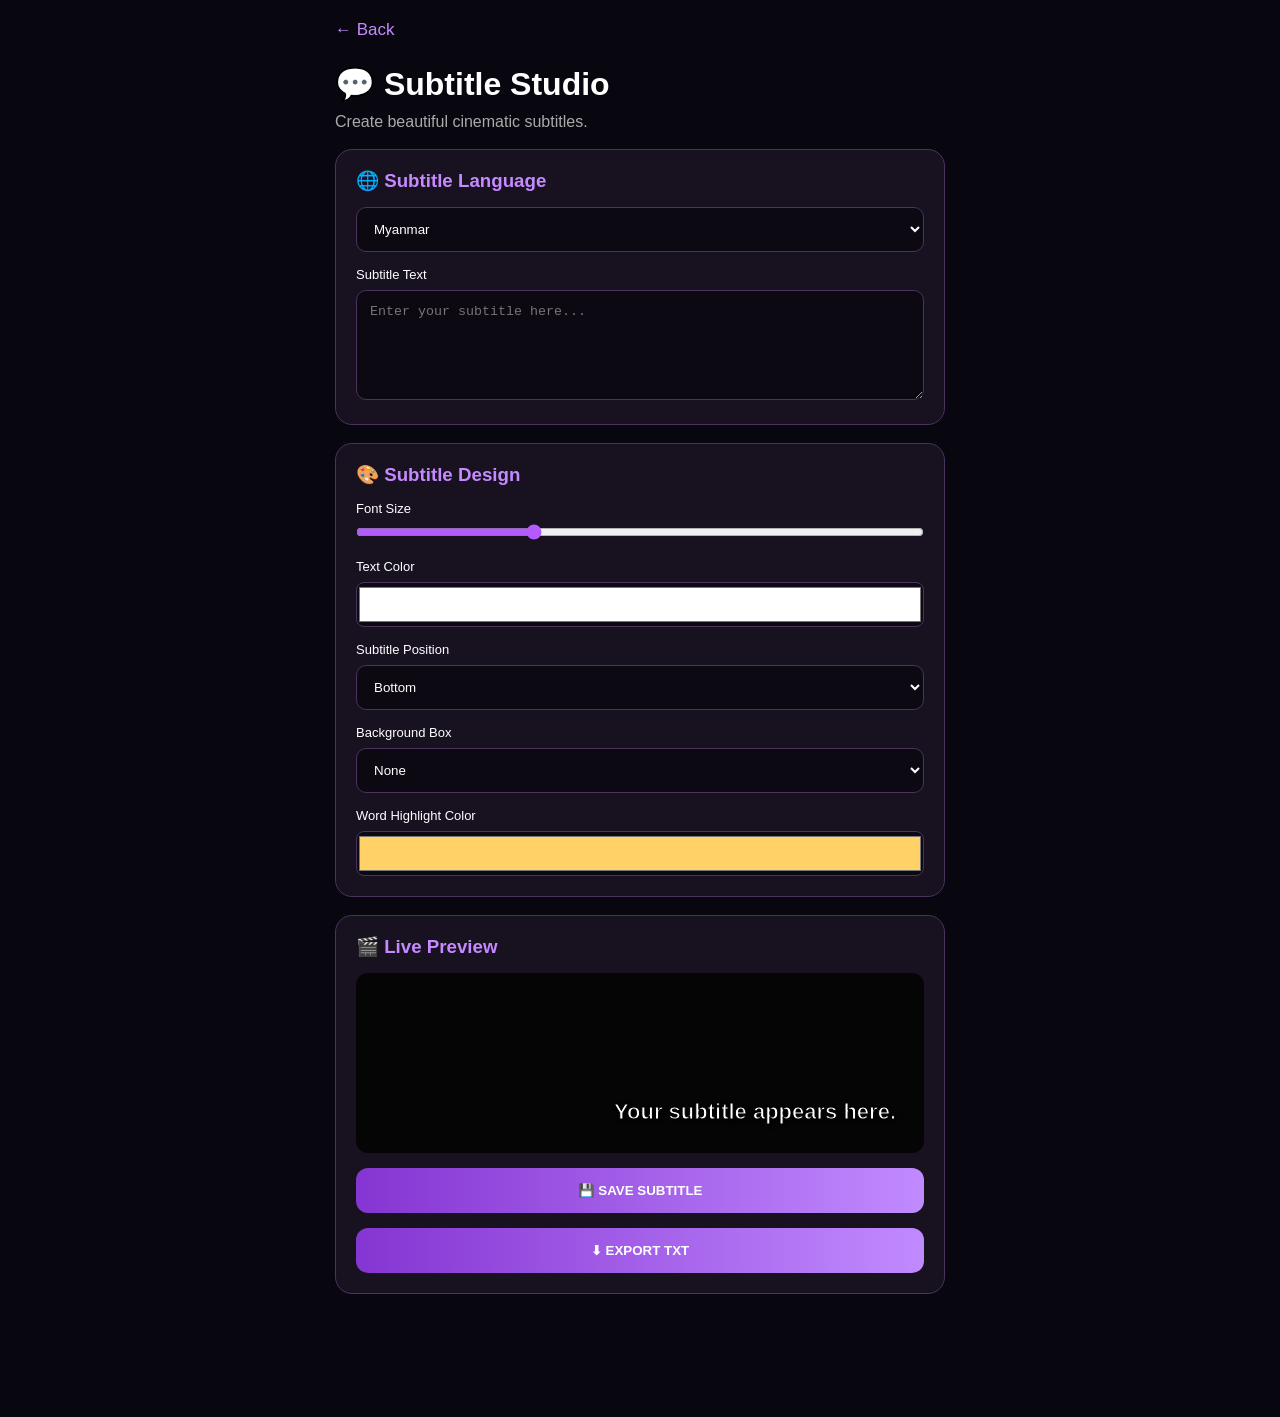
<file: subtitle.html>
<!DOCTYPE html><html lang="en">
<head>
<meta charset="UTF-8">
<meta name="viewport" content="width=device-width, initial-scale=1.0">
<title>Subtitle Studio</title>
<link rel="stylesheet" href="style.css"><style>
.container {
padding:20px;
max-width:650px;
margin:auto;
}

.back {
background:none;
border:none;
color:#c58aff;
font-size:17px;
margin-bottom:25px;
}

.box {
background:#171120;
border:1px solid #49345d;
border-radius:17px;
padding:20px;
margin:18px 0;
}

.box h3 {
color:#c58aff;
margin-bottom:15px;
}

label {
display:block;
margin:15px 0 8px;
font-size:13px;
}

select,input,textarea {
width:100%;
}

select,textarea {
padding:13px;
border-radius:10px;
background:#0c0912;
border:1px solid #49345d;
color:white;
}

textarea {
min-height:110px;
}

input[type=color] {
height:45px;
background:#0c0912;
border:1px solid #49345d;
border-radius:8px;
}

input[type=range] {
accent-color:#b45aff;
}

.preview {
background:#050505;
height:180px;
display:flex;
justify-content:center;
align-items:end;
padding:20px;
border-radius:12px;
margin-top:15px;
}

#subtitlePreview {
font-size:22px;
font-weight:bold;
color:white;
text-align:center;
-webkit-text-stroke:1px black;
text-shadow:2px 2px 4px black;
}

.action {
width:100%;
padding:15px;
border:0;
border-radius:12px;
background:linear-gradient(90deg,#8535d2,#c18aff);
color:white;
font-weight:bold;
margin-top:15px;
}
</style></head><body><div class="container"><button class="back" onclick="history.back()">← Back</button>

<h1>💬 Subtitle Studio</h1>
<p style="color:#aaa;margin-top:10px">
Create beautiful cinematic subtitles.
</p><div class="box">
<h3>🌐 Subtitle Language</h3><select id="language">
<option>Myanmar</option>
<option>Thai</option>
<option>English</option>
</select><label>Subtitle Text</label>

<textarea id="subtitleText"
placeholder="Enter your subtitle here..."
oninput="updatePreview()"></textarea></div><div class="box">
<h3>🎨 Subtitle Design</h3><label>Font Size</label>
<input type="range" id="fontSize"
min="14" max="40" value="22"
oninput="updatePreview()">

<label>Text Color</label>
<input type="color" id="fontColor"
value="#ffffff" oninput="updatePreview()">

<label>Subtitle Position</label>
<select id="position" onchange="updatePreview()">

<option value="flex-end">Bottom</option>
<option value="center">Center</option>
<option value="flex-start">Top</option>
</select><label>Background Box</label>
<select id="background" onchange="updatePreview()">

<option value="transparent">None</option>
<option value="rgba(0,0,0,0.8)">Black</option>
<option value="rgba(120,40,200,0.8)">Purple</option>
</select><label>Word Highlight Color</label>
<input type="color" id="highlight" value="#ffd166">

</div><div class="box">
<h3>🎬 Live Preview</h3><div class="preview" id="previewBox">
<div id="subtitlePreview">
Your subtitle appears here.
</div>
</div><button class="action" onclick="saveSubtitle()">
💾 SAVE SUBTITLE
</button><button class="action" onclick="downloadSubtitle()">
⬇ EXPORT TXT
</button>
</div><p id="status" style="color:#e4bb68"></p></div><script>

function updatePreview() {

let preview = document.getElementById("subtitlePreview");
let box = document.getElementById("previewBox");

preview.innerText =
document.getElementById("subtitleText").value ||
"Your subtitle appears here.";

preview.style.fontSize =
document.getElementById("fontSize").value + "px";

preview.style.color =
document.getElementById("fontColor").value;

box.style.justifyContent =
document.getElementById("position").value;

preview.style.background =
document.getElementById("background").value;

preview.style.padding = "8px";
preview.style.borderRadius = "5px";

}

function saveSubtitle() {

let data = {
language: document.getElementById("language").value,
text: document.getElementById("subtitleText").value,
fontSize: document.getElementById("fontSize").value,
color: document.getElementById("fontColor").value,
position: document.getElementById("position").value,
background: document.getElementById("background").value,
highlight: document.getElementById("highlight").value
};

localStorage.setItem("mySubtitle", JSON.stringify(data));

document.getElementById("status").innerText =
"✓ Subtitle settings saved successfully!";

}

function downloadSubtitle() {

let text = document.getElementById("subtitleText").value;

if(!text.trim()) {
alert("Please enter subtitle text!");
return;
}

let blob = new Blob([text], {type:"text/plain;charset=utf-8"});
let url = URL.createObjectURL(blob);

let a = document.createElement("a");
a.href = url;
a.download = "subtitle.txt";
a.click();

URL.revokeObjectURL(url);

}

updatePreview();

</script></body>
</html>
</file>
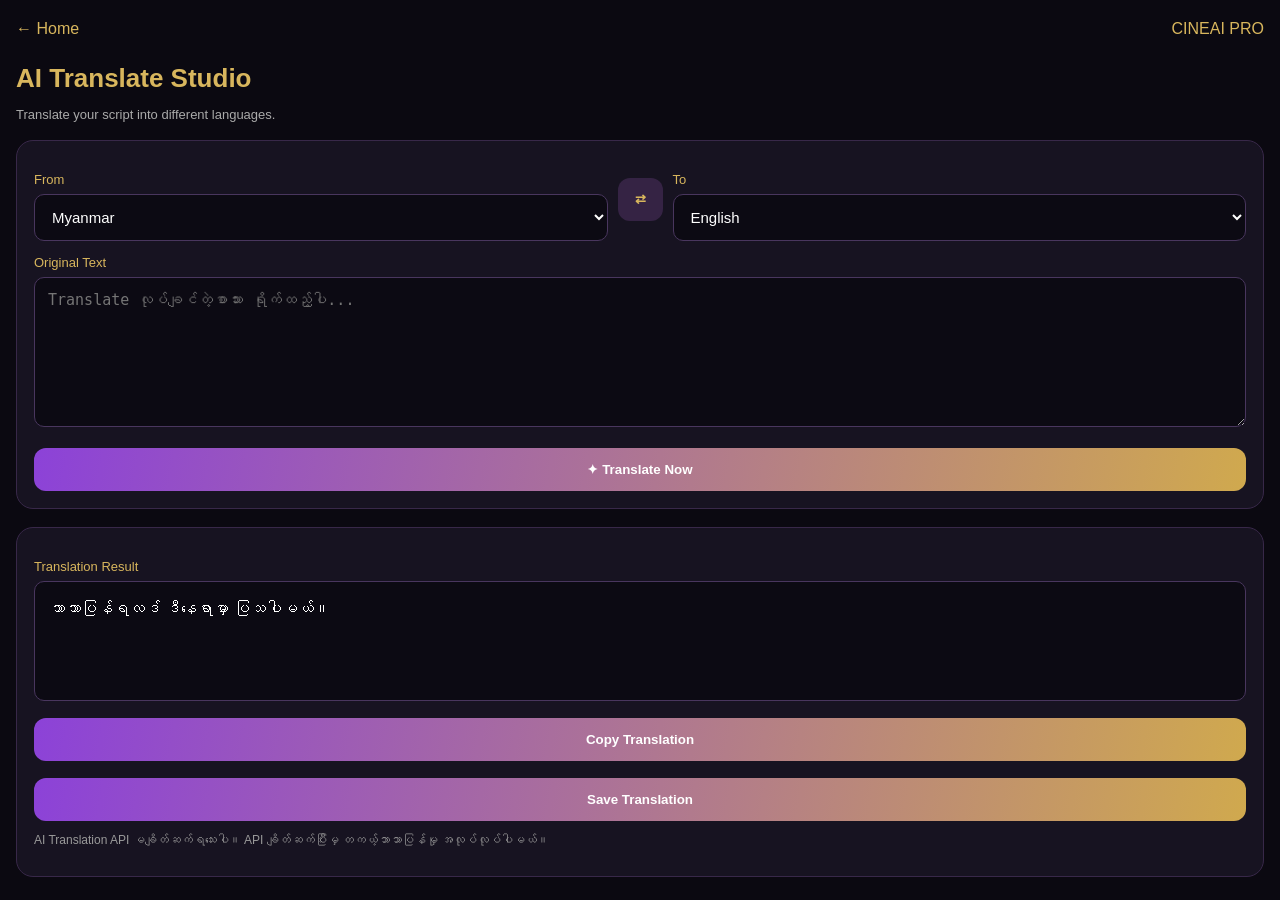
<file: translate.htm>
<!DOCTYPE html><html lang="en">
<head>
<meta charset="UTF-8">
<meta name="viewport" content="width=device-width, initial-scale=1.0">
<title>CINEAI PRO - AI Translate</title>
<style>
*{box-sizing:border-box}
body{margin:0;padding:20px 16px;background:#0b0911;color:white;font-family:Arial,sans-serif}
header{display:flex;justify-content:space-between;margin-bottom:25px}
a{color:#d8b65d;text-decoration:none}
h1{font-size:26px;color:#d8b65d;margin-bottom:6px}
p{color:#aaa;font-size:13px}
.card{background:#171321;border:1px solid #382849;border-radius:17px;padding:17px;margin-top:18px}
.row{display:flex;gap:10px;align-items:center}
.row>*{flex:1;min-width:0}
label{display:block;color:#d8b65d;font-size:13px;margin:14px 0 7px}
select,textarea{width:100%;background:#0c0a13;color:white;border:1px solid #49365e;border-radius:10px;padding:13px;font-size:15px}
textarea{height:150px;resize:vertical}
button{border:0;border-radius:12px;padding:14px;font-weight:bold;cursor:pointer}
.swap{background:#352344;color:#d8b65d;flex:0 0 45px}
.primary{width:100%;margin-top:17px;background:linear-gradient(100deg,#8c42d8,#d0a94e);color:white}
.result{background:#0c0a13;border:1px solid #49365e;border-radius:10px;padding:14px;min-height:120px;white-space:pre-wrap;line-height:1.6}
.note{font-size:12px;color:#999;margin-top:12px}
</style>
</head>
<body><header>
<a href="index.html">← Home</a>
<span style="color:#d8b65d">CINEAI PRO</span>
</header><h1>AI Translate Studio</h1>
<p>Translate your script into different languages.</p><div class="card">
<div class="row">
<div>
<label>From</label>
<select id="fromLang">
<option value="Myanmar">Myanmar</option>
<option value="English">English</option>
<option value="Thai">Thai</option>
</select>
</div><button class="swap" onclick="swapLanguage()">⇄</button>

<div>
<label>To</label>
<select id="toLang">
<option value="English">English</option>
<option value="Myanmar">Myanmar</option>
<option value="Thai">Thai</option>
</select>
</div>
</div><label>Original Text</label>

<textarea id="sourceText" placeholder="Translate လုပ်ချင်တဲ့စာသား ရိုက်ထည့်ပါ..."></textarea><button class="primary" onclick="translateText()">✦ Translate Now</button>

</div><div class="card">
<label>Translation Result</label>
<div class="result" id="result">ဘာသာပြန်ရလဒ် ဒီနေရာမှာ ပြသပါမယ်။</div><button class="primary" onclick="copyResult()">Copy Translation</button>
<button class="primary" onclick="saveResult()">Save Translation</button>

<p class="note">AI Translation API မချိတ်ဆက်ရသေးပါ။ API ချိတ်ဆက်ပြီးမှ တကယ့်ဘာသာပြန်မှု အလုပ်လုပ်ပါမယ်။</p>
</div><script>
function swapLanguage(){
 const from=document.getElementById("fromLang");
 const to=document.getElementById("toLang");
 const old=from.value;
 from.value=to.value;
 to.value=old;
}

function translateText(){
 const text=document.getElementById("sourceText").value.trim();
 const from=document.getElementById("fromLang").value;
 const to=document.getElementById("toLang").value;

 if(!text){
  alert("စာသားအရင်ထည့်ပါ။");
  return;
 }

 if(from===to){
  alert("ဘာသာစကား မတူတာကို ရွေးပါ။");
  return;
 }

 document.getElementById("result").textContent=
 "Translation API မချိတ်ဆက်ရသေးပါ။\n\n"+
 "From: "+from+"\n"+
 "To: "+to+"\n\n"+
 "သင့်စာသားကို AI ဘာသာပြန်နိုင်ရန် Backend/API ချိတ်ဆက်ရန် လိုအပ်ပါတယ်။";
}

function copyResult(){
 const text=document.getElementById("result").textContent;
 if(navigator.clipboard && navigator.clipboard.writeText){
  navigator.clipboard.writeText(text)
  .then(()=>alert("Copied!"))
  .catch(()=>alert("Copy မလုပ်နိုင်ပါ။"));
 }else{
  alert("ဒီ Browser မှာ Clipboard မရနိုင်ပါ။");
 }
}

function saveResult(){
 const data={
  from:document.getElementById("fromLang").value,
  to:document.getElementById("toLang").value,
  source:document.getElementById("sourceText").value,
  result:document.getElementById("result").textContent
 };
 localStorage.setItem("cineaiTranslation",JSON.stringify(data));
 alert("Translation saved!");
}
</script></body>
</html>
</file>
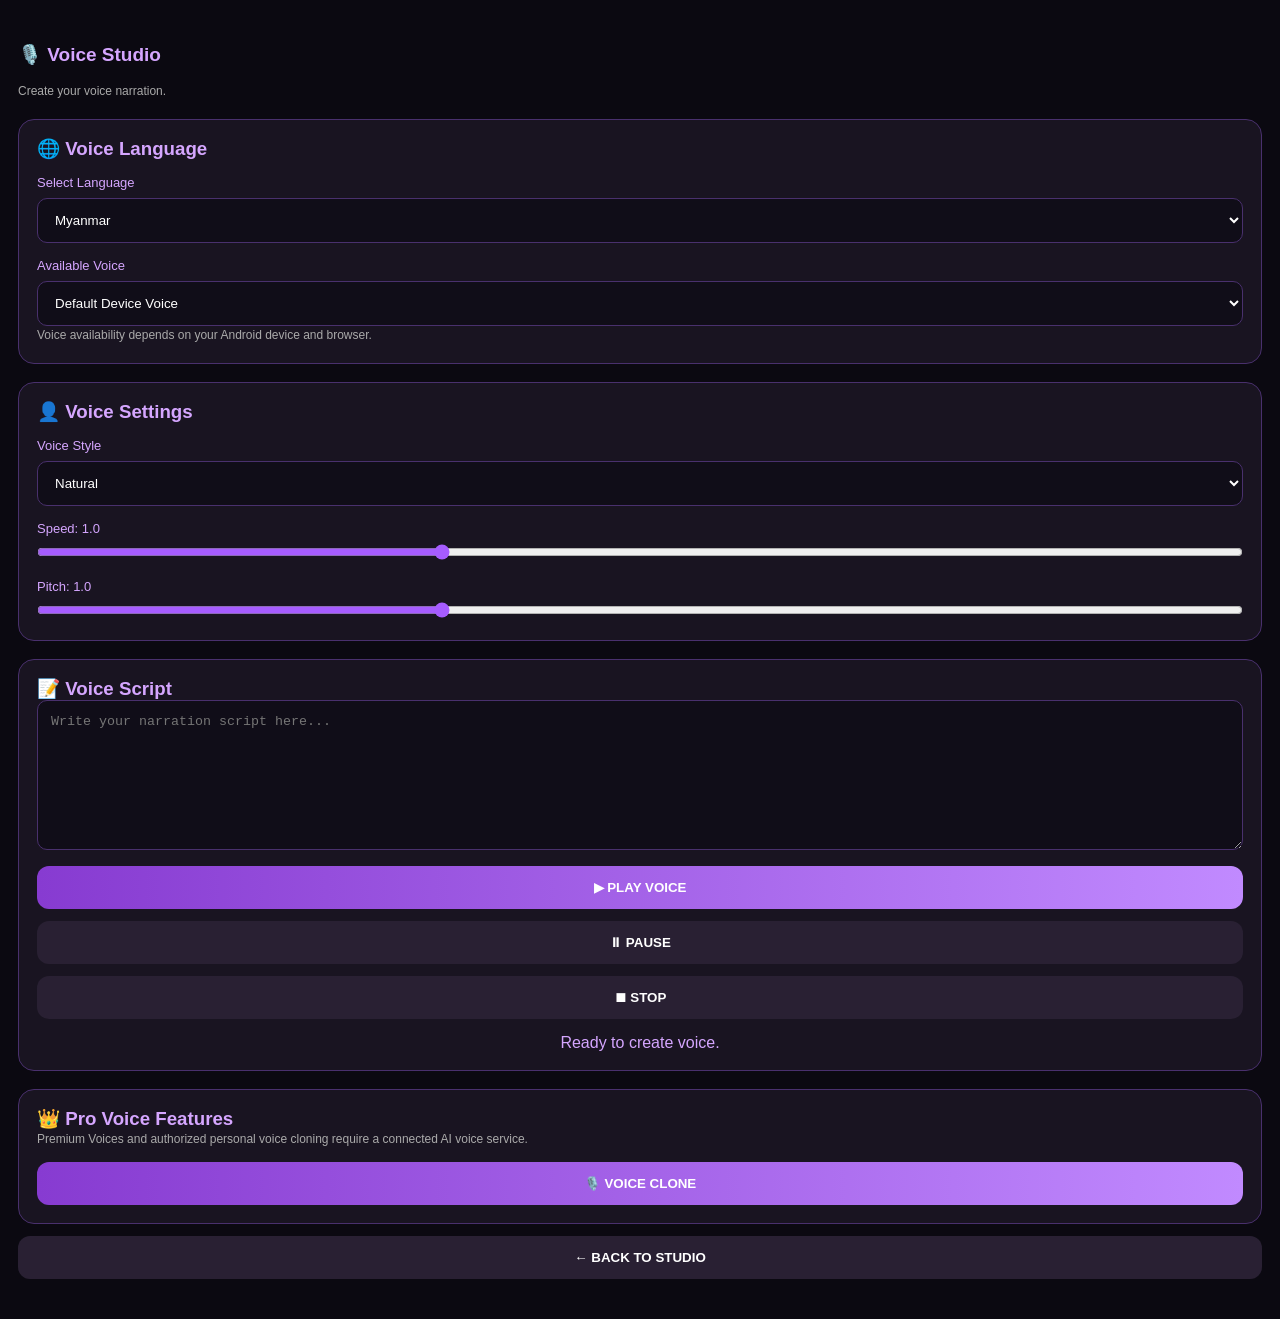
<file: voice.htm>
<!DOCTYPE html><html lang="en">
<head>
<meta charset="UTF-8">
<meta name="viewport" content="width=device-width, initial-scale=1.0">
<title>Voice Studio - CINEAI PRO</title>
<link rel="stylesheet" href="style.css"><style>
* {
  box-sizing: border-box;
}

body {
  margin: 0;
  padding: 18px;
  padding-bottom: 40px;
  background: #0b0911;
  color: white;
  font-family: Arial, sans-serif;
}

h2, h3 {
  color: #d5a6ff;
}

.box {
  background: #191421;
  border: 1px solid #49306d;
  border-radius: 16px;
  padding: 18px;
  margin-top: 18px;
}

label {
  display: block;
  margin: 15px 0 8px;
  color: #d5a6ff;
  font-size: 13px;
}

select, textarea {
  width: 100%;
  padding: 13px;
  background: #100d18;
  border: 1px solid #49306d;
  border-radius: 10px;
  color: white;
}

textarea {
  min-height: 150px;
  resize: vertical;
}

input[type="range"] {
  width: 100%;
  accent-color: #a65cff;
}

button {
  width: 100%;
  padding: 14px;
  margin-top: 12px;
  border: none;
  border-radius: 12px;
  background: linear-gradient(90deg,#873bd1,#c18aff);
  color: white;
  font-weight: bold;
}

.secondary {
  background: #292033;
}

.note {
  color: #aaa;
  font-size: 12px;
  line-height: 1.6;
}

.status {
  color: #d5a6ff;
  text-align: center;
  margin-top: 15px;
}
</style></head><body><h2>🎙️ Voice Studio</h2>
<p class="note">Create your voice narration.</p><div class="box"><h3>🌐 Voice Language</h3><label>Select Language</label>

<select id="voiceLanguage" onchange="loadVoices()">
  <option value="my">Myanmar</option>
  <option value="th">Thai</option>
  <option value="en">English</option>
</select><label>Available Voice</label>

<select id="voiceSelect">
  <option value="">Default Device Voice</option>
</select><p class="note">
Voice availability depends on your Android device and browser.
</p></div><div class="box"><h3>👤 Voice Settings</h3><label>Voice Style</label>

<select id="voiceStyle">
  <option value="natural">Natural</option>
  <option value="professional">Professional</option>
  <option value="cinematic">Cinematic</option>
  <option value="emotional">Emotional</option>
</select><label>Speed: <span id="speedValue">1.0</span></label>

<input type="range" id="speed"
min="0.5" max="2" step="0.1" value="1"
oninput="speedValue.innerText=this.value">

<label>Pitch: <span id="pitchValue">1.0</span></label>

<input type="range" id="pitch"
min="0.5" max="2" step="0.1" value="1"
oninput="pitchValue.innerText=this.value">

</div><div class="box"><h3>📝 Voice Script</h3><textarea id="voiceScript"
placeholder="Write your narration script here..."></textarea><button onclick="previewVoice()">
▶ PLAY VOICE
</button><button class="secondary" onclick="pauseVoice()">
⏸ PAUSE
</button><button class="secondary" onclick="stopVoice()">
⏹ STOP
</button><p id="voiceStatus" class="status">
Ready to create voice.
</p></div><div class="box"><h3>👑 Pro Voice Features</h3><p class="note">
Premium Voices and authorized personal voice cloning
require a connected AI voice service.
</p><button onclick="alert('Voice Clone API is not connected yet.')">
🎙️ VOICE CLONE
</button></div><button class="secondary"
onclick="location.href='studio.html'">
← BACK TO STUDIO
</button>

<script>

let availableVoices = [];

function loadVoices() {

  if (!("speechSynthesis" in window)) {
    voiceStatus.innerText =
      "Speech synthesis is not supported on this browser.";
    return;
  }

  const lang = voiceLanguage.value;

  const prefix = {
    my: "my",
    th: "th",
    en: "en"
  }[lang];

  availableVoices = speechSynthesis.getVoices();

  voiceSelect.innerHTML =
    '<option value="">Default Device Voice</option>';

  availableVoices.forEach((voice, index) => {

    if (voice.lang.toLowerCase().startsWith(prefix)) {

      const option = document.createElement("option");

      option.value = index;
      option.textContent =
        voice.name + " (" + voice.lang + ")";

      voiceSelect.appendChild(option);

    }

  });

}

function previewVoice() {

  if (!("speechSynthesis" in window)) {
    voiceStatus.innerText =
      "Your browser does not support voice preview.";
    return;
  }

  const text = voiceScript.value.trim();

  if (!text) {
    voiceStatus.innerText =
      "Please enter a script first.";
    return;
  }

  speechSynthesis.cancel();

  const utterance = new SpeechSynthesisUtterance(text);

  const lang = voiceLanguage.value;

  utterance.lang = {
    my: "my-MM",
    th: "th-TH",
    en: "en-US"
  }[lang];

  utterance.rate = Number(speed.value);
  utterance.pitch = Number(pitch.value);

  if (voiceSelect.value !== "") {
    utterance.voice =
      availableVoices[Number(voiceSelect.value)];
  }

  utterance.onstart = function() {
    voiceStatus.innerText = "🔊 Playing voice...";
  };

  utterance.onend = function() {
    voiceStatus.innerText = "✅ Voice preview completed.";
  };

  utterance.onerror = function() {
    voiceStatus.innerText =
      "Voice preview failed. Check device voice support.";
  };

  speechSynthesis.speak(utterance);

}

function pauseVoice() {

  if (speechSynthesis.speaking) {
    speechSynthesis.pause();
    voiceStatus.innerText = "Voice paused.";
  }

}

function stopVoice() {

  speechSynthesis.cancel();
  voiceStatus.innerText = "Voice stopped.";

}

if ("speechSynthesis" in window) {

  loadVoices();

  speechSynthesis.onvoiceschanged = loadVoices;

}

</script></body>
</html>
</file>
<file: style.css>
* {
  margin: 0;
  padding: 0;
  box-sizing: border-box;
  }

body {
background: #080710;
color: #ffffff;
font-family: Arial, sans-serif;
padding-bottom: 90px;
}

.header {
display: flex;
justify-content: space-between;
align-items: center;
padding: 20px 16px;
background: #100d1b;
border-bottom: 1px solid #302044;
}

.logo {
font-size: 18px;
font-weight: bold;
color: #c18aff;
}

.logo span {
color: #ffffff;
}

.header-icons {
display: flex;
gap: 8px;
}

button {
cursor: pointer;
}

.header-icons button {
background: #21172f;
border: 1px solid #513477;
border-radius: 10px;
padding: 8px;
color: white;
}

main {
padding: 18px;
}

.hero {
padding: 30px 20px;
border-radius: 22px;
background: linear-gradient(140deg, #281344, #100b20 65%, #33200e);
border: 1px solid #7041a3;
box-shadow: 0 0 25px #6d28a633;
margin-bottom: 30px;
}

.badge {
display: inline-block;
color: #e4bb68;
font-size: 10px;
letter-spacing: 2px;
margin-bottom: 18px;
}

.hero h1 {
font-size: 34px;
line-height: 1.25;
margin-bottom: 12px;
}

.hero h1 span {
color: #c28aff;
}

.hero p {
color: #b9afc8;
font-size: 13px;
margin-bottom: 25px;
}

.main-btn {
width: 100%;
padding: 16px;
border: none;
border-radius: 13px;
background: linear-gradient(90deg, #8c35dc, #c18aff);
color: white;
font-weight: bold;
box-shadow: 0 0 20px #a855f755;
}

h2 {
font-size: 19px;
margin: 25px 0 16px;
}

.grid {
display: grid;
grid-template-columns: repeat(2, 1fr);
gap: 13px;
}

.card {
padding: 20px 13px;
border-radius: 17px;
background: #151120;
border: 1px solid #302342;
transition: 0.3s;
}

.card:active {
transform: scale(0.96);
border-color: #bd80ff;
}

.card div {
font-size: 28px;
margin-bottom: 13px;
}

.card h3 {
font-size: 14px;
margin-bottom: 7px;
}

.card p {
color: #a59aaf;
font-size: 11px;
}

.pro-card {
margin-top: 30px;
padding: 24px;
border-radius: 20px;
background: linear-gradient(135deg, #38240d, #17101f, #32164b);
border: 1px solid #b18a40;
}

.pro-card h2 {
color: #f4cb75;
font-size: 24px;
}

.pro-card p {
color: #c7b9d4;
font-size: 13px;
margin-bottom: 20px;
}

.pro-card button {
background: linear-gradient(90deg, #b58a3d, #f0d18a);
color: #1b1020;
padding: 12px 20px;
border: none;
border-radius: 10px;
font-weight: bold;
}

.empty {
text-align: center;
padding: 30px 10px;
background: #151120;
border: 1px dashed #49345d;
border-radius: 16px;
}

.empty div {
font-size: 40px;
margin-bottom: 12px;
}

.empty p {
margin-bottom: 8px;
}

.empty small {
color: #8e849a;
}

.bottom-nav {
position: fixed;
bottom: 0;
left: 0;
width: 100%;
display: flex;
justify-content: space-around;
background: #100d19;
border-top: 1px solid #352345;
padding: 12px 4px;
z-index: 100;
}

.bottom-nav button {
display: flex;
flex-direction: column;
align-items: center;
gap: 5px;
background: none;
border: none;
color: #9b91a9;
font-size: 19px;
}

.bottom-nav small {
font-size: 10px;
}

.bottom-nav .active {
color: #c58aff;
}

@media (min-width: 600px) {
main {
max-width: 650px;
margin: auto;
}
}.bottom-nav {
position: fixed;
bottom: 0;
left: 0;
width: 100%;
display: flex;
justify-content: space-around;
align-items: center;
background: #100d18;
border-top: 1px solid #49306d;
padding: 12px 0;
z-index: 999;
}

.nav-item {
display: flex;
flex-direction: column;
align-items: center;
gap: 5px;
color: #b9a9d3;
text-decoration: none;
font-size: 20px;
}

.nav-item small {
font-size: 10px;
}

.nav-item:active {
color: #d6a6ff;
}

body {
padding-bottom: 85px;
}
</file>
